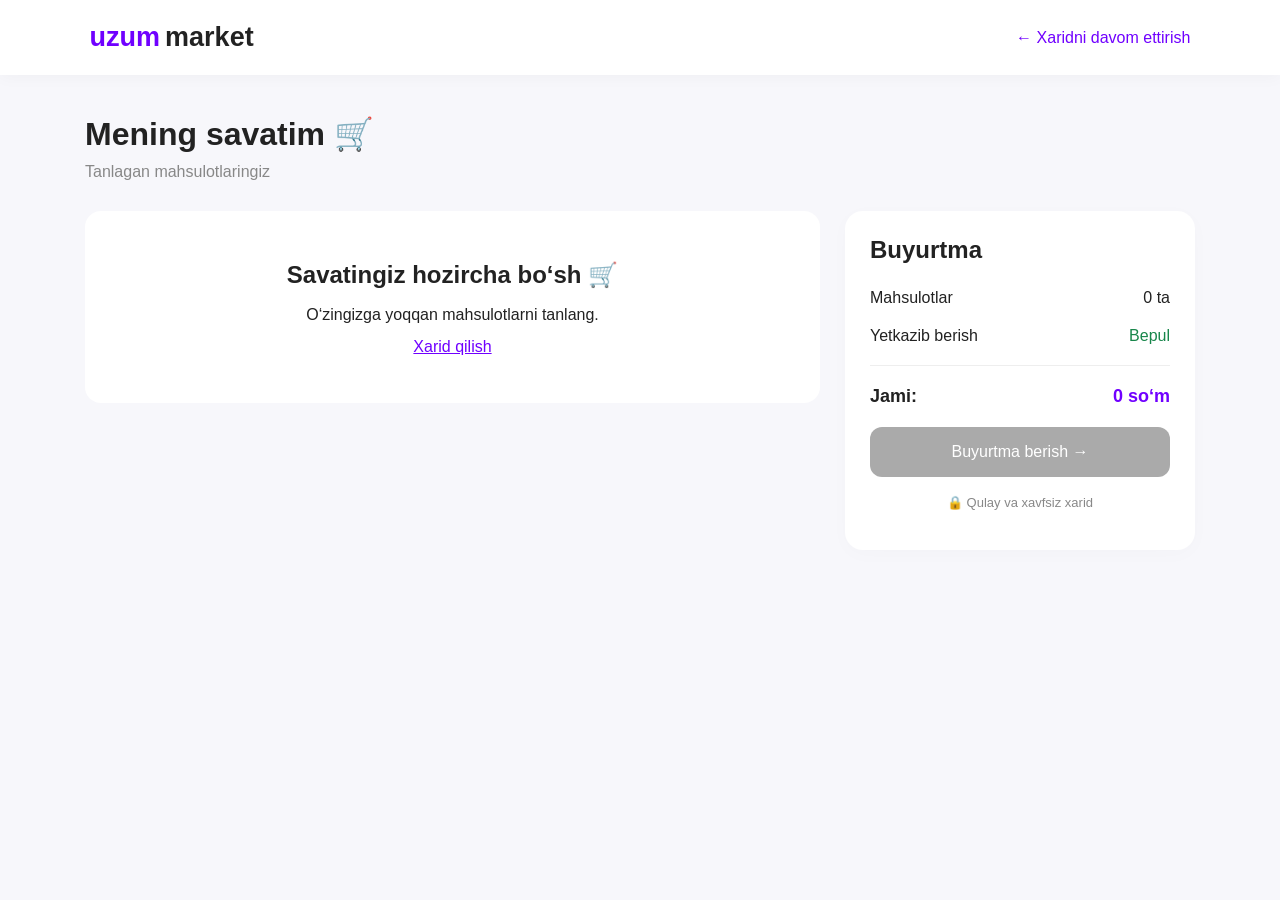
<file: cart.html>
<!DOCTYPE html>
<html lang="uz">
<head>
    <meta charset="UTF-8">
    <meta name="viewport" content="width=device-width, initial-scale=1.0">
    <title>Savat | Uzum Market</title>
    <link rel="stylesheet" href="cart.css">
    <script src="cart.js" defer></script>
</head>
<body>

    <header class="header">
        <a href="index.html" class="logo">uzum<span>market</span></a>
        <a href="index.html" class="back">← Xaridni davom ettirish</a>
    </header>

    <main class="container">
        <h1>Mening savatim 🛒</h1>
        <p class="subtitle">Tanlagan mahsulotlaringiz</p>

        <div class="layout">
            <section class="cart-items" id="cartItems"></section>

            <aside class="summary">
                <h2>Buyurtma</h2>

                <div class="summary-row">
                    <span>Mahsulotlar</span>
                    <span id="itemsCount">0 ta</span>
                </div>

                <div class="summary-row">
                    <span>Yetkazib berish</span>
                    <span class="free">Bepul</span>
                </div>

                <hr>

                <div class="total-row">
                    <span>Jami:</span>
                    <span id="totalPrice">0 so‘m</span>
                </div>

                <button id="checkoutBtn" class="checkout">
                    Buyurtma berish →
                </button>

                <p class="safe">🔒 Qulay va xavfsiz xarid</p>
                <p id="checkoutMessage"></p>
            </aside>
        </div>
    </main>

</body>
</html>
</file>
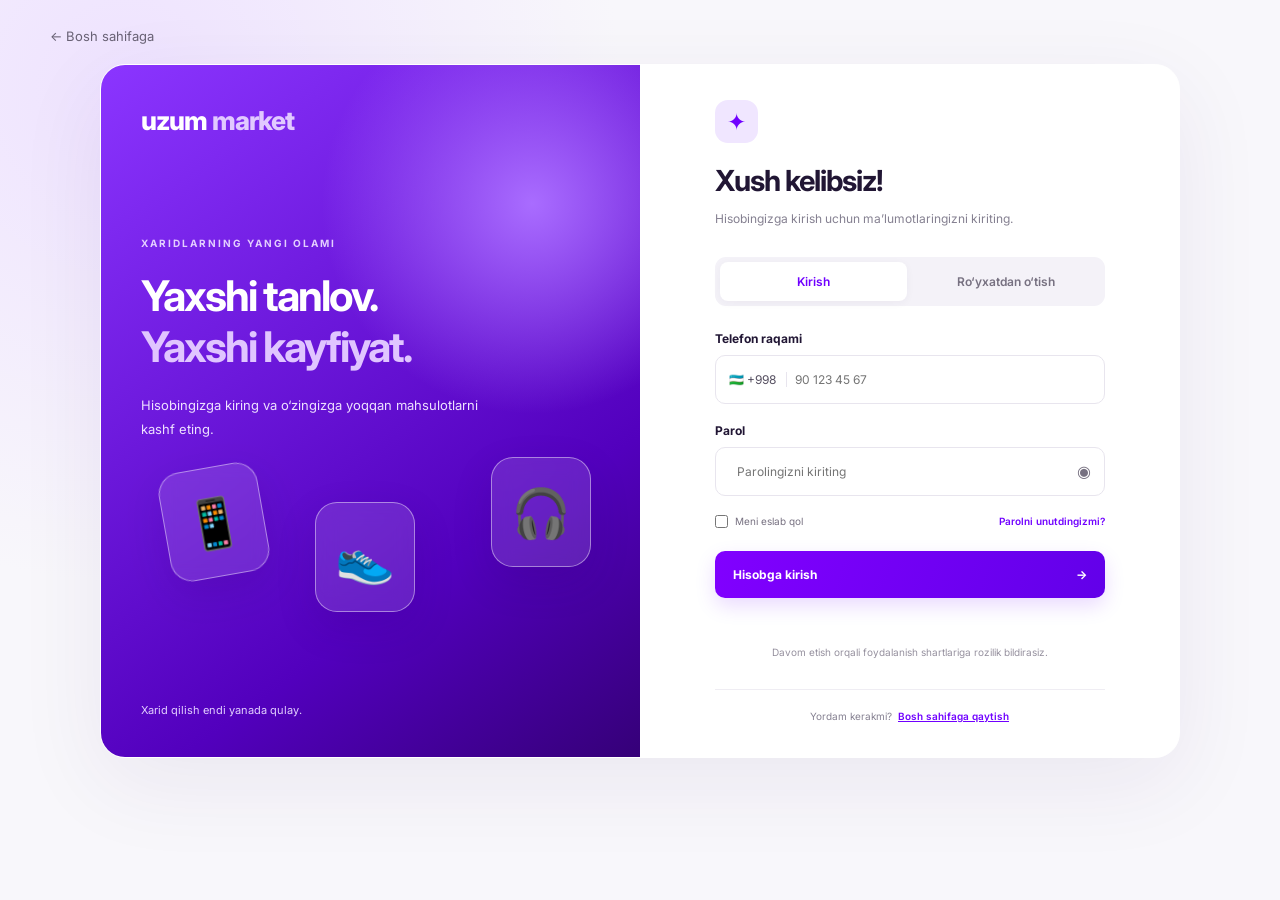
<file: login.html>
<!DOCTYPE html>
<html lang="uz">
<head>
    <meta charset="UTF-8">
    <meta name="viewport" content="width=device-width, initial-scale=1.0">

    <title>Uzum Market | Kirish</title>

    <link rel="stylesheet" href="login.css">
</head>
<body>

    <a href="index.html" class="back-home">← Bosh sahifaga</a>

    <main class="auth-container">

        <section class="auth-visual">
            <a href="index.html" class="logo">
                uzum<span>market</span>
            </a>

            <div class="visual-content">
                <span class="small-label">XARIDLARNING YANGI OLAMI</span>

                <h1>
                    Yaxshi tanlov.
                    <span>Yaxshi kayfiyat.</span>
                </h1>

                <p>
                    Hisobingizga kiring va o‘zingizga
                    yoqqan mahsulotlarni kashf eting.
                </p>

                <div class="floating-items">
                    <div class="float-card card-one">📱</div>
                    <div class="float-card card-two">👟</div>
                    <div class="float-card card-three">🎧</div>
                </div>
            </div>

            <p class="visual-footer">
                Xarid qilish endi yanada qulay.
            </p>
        </section>

        <section class="auth-form-section">
            <div class="auth-card">

                <div class="mobile-logo">
                    uzum<span>market</span>
                </div>

                <div class="form-heading">
                    <span class="form-icon">✦</span>
                    <h2 id="formTitle">Xush kelibsiz!</h2>
                    <p id="formDescription">
                        Hisobingizga kirish uchun ma’lumotlaringizni kiriting.
                    </p>
                </div>

                <div class="form-tabs">
                    <button type="button" class="tab active" id="loginTab">
                        Kirish
                    </button>

                    <button type="button" class="tab" id="registerTab">
                        Ro‘yxatdan o‘tish
                    </button>
                </div>

                <form id="authForm">

                    <div class="field" id="nameField" hidden>
                        <label for="fullName">Ismingiz</label>
                        <input
                            type="text"
                            id="fullName"
                            placeholder="Ism va familiyangiz"
                            autocomplete="name"
                        >
                    </div>

                    <div class="field">
                        <label for="phone">Telefon raqami</label>

                        <div class="phone-input">
                            <span>🇺🇿 +998</span>
                            <input
                                type="tel"
                                id="phone"
                                placeholder="90 123 45 67"
                                inputmode="numeric"
                                maxlength="12"
                                autocomplete="tel-national"
                                required
                            >
                        </div>
                    </div>

                    <div class="field">
                        <label for="password">Parol</label>

                        <div class="password-input">
                            <input
                                type="password"
                                id="password"
                                placeholder="Parolingizni kiriting"
                                minlength="8"
                                autocomplete="current-password"
                                required
                            >

                            <button
                                type="button"
                                id="togglePassword"
                                aria-label="Parolni ko‘rsatish"
                            >◉</button>
                        </div>
                    </div>

                    <div class="form-options">
                        <label class="remember">
                            <input type="checkbox" id="remember">
                            <span>Meni eslab qol</span>
                        </label>

                        <button type="button" id="forgotPassword">
                            Parolni unutdingizmi?
                        </button>
                    </div>

                    <button type="submit" class="submit-btn" id="submitBtn">
                        Hisobga kirish <span>→</span>
                    </button>

                    <p class="form-message" id="formMessage" role="status"></p>

                    <p class="terms">
                        Davom etish orqali foydalanish shartlariga
                        rozilik bildirasiz.
                    </p>

                </form>

                <div class="form-bottom">
                    <span>Yordam kerakmi?</span>
                    <a href="index.html">Bosh sahifaga qaytish</a>
                </div>

            </div>
        </section>

    </main>

    <script src="login.js"></script>
</body>
</html>
</file>
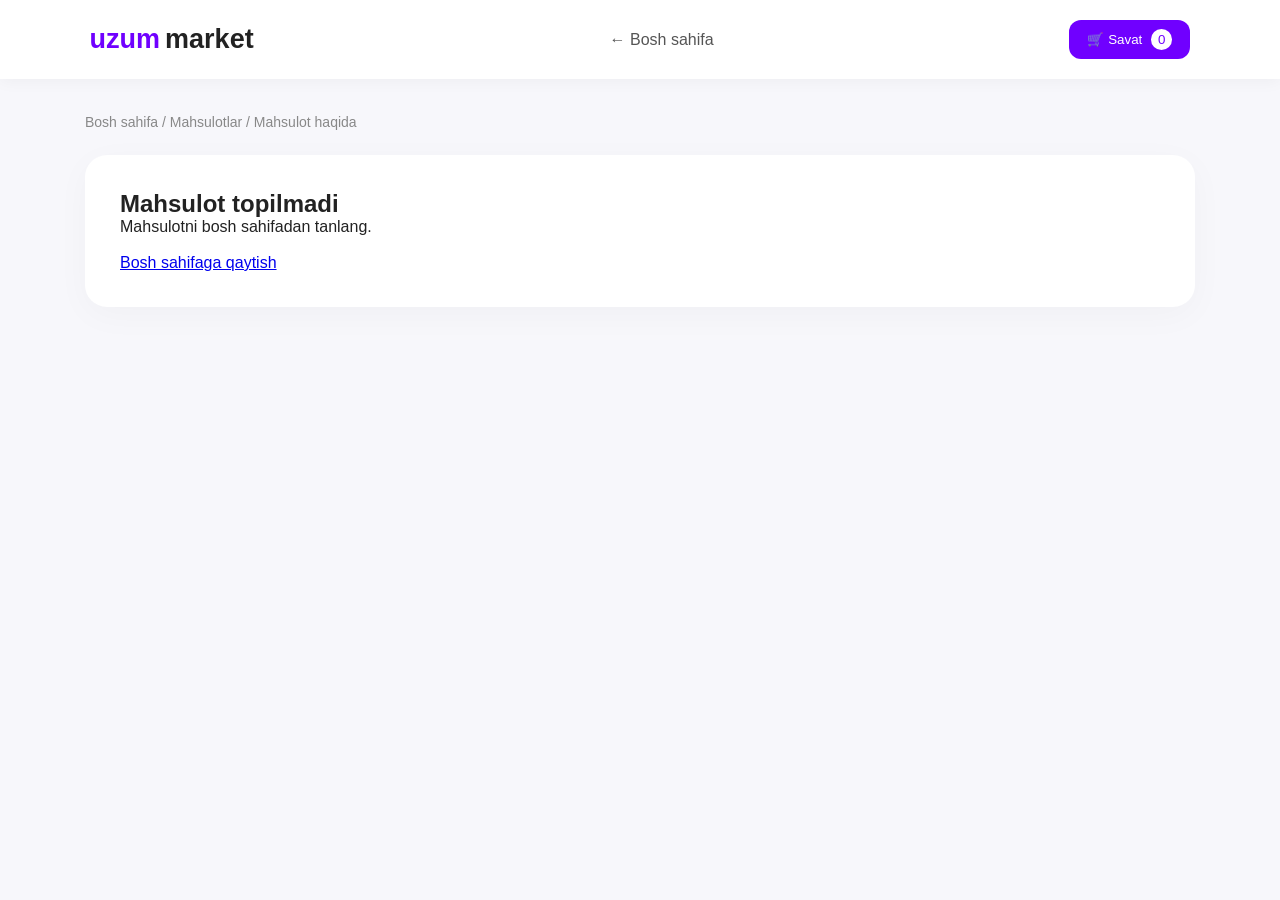
<file: product.html>
<!DOCTYPE html>
<html lang="uz">
<head>
    <meta charset="UTF-8">
    <meta name="viewport" content="width=device-width, initial-scale=1.0">
    <title>Mahsulot | Uzum Market</title>
    <link rel="stylesheet" href="product.css">
    <script src="product.js" defer></script>
</head>
<body>

    <header class="header">
        <a href="index.html" class="logo">uzum<span>market</span></a>

        <a href="index.html" class="back-btn">
            ← Bosh sahifa
        </a>

        <button class="cart-btn" id="cartBtn">
            🛒 Savat <span id="cartCount">0</span>
        </button>
    </header>

    <main class="container">
        <p class="breadcrumb">
            Bosh sahifa / Mahsulotlar / Mahsulot haqida
        </p>

        <section class="product">
            <div class="product-image">
                <img id="productImage" src="" alt="Mahsulot rasmi">
                <span class="discount">Ajoyib taklif</span>
            </div>

            <div class="product-info">
                <p class="category" id="productCategory"></p>

                <h1 id="productName">Mahsulot nomi</h1>

                <p class="rating">⭐ 4.9 <span>• Xaridorlar tanlovi</span></p>

                <p class="description">
                    Sifatli va zamonaviy mahsulot.
                    Kundalik foydalanish uchun ajoyib tanlov.
                </p>

                <div class="price-box">
                    <h2 id="productPrice">0 so‘m</h2>
                    <p>Qulay xarid va tezkor buyurtma</p>
                </div>

                <div class="quantity">
                    <label for="quantity">Mahsulot soni:</label>
                    <input type="number" id="quantity"
                           min="1" max="99" value="1">
                </div>

                <button class="add-btn" id="addToCart">
                    🛒 Savatga qo‘shish
                </button>

                <p class="message" id="message"></p>

                <div class="features">
                    <p>🚚 Tezkor yetkazib berish</p>
                    <p>🔒 Xavfsiz xarid</p>
                    <p>💜 Qulay onlayn savdo</p>
                </div>
            </div>
        </section>
    </main>

    <div class="toast" id="toast"></div>

</body>
</html>
</file>
<file: cart.css>
* {
    margin: 0;
    padding: 0;
    box-sizing: border-box;
}

body {
    font-family: Arial, sans-serif;
    background: #f7f7fb;
    color: #222;
}

.header {
    background: white;
    padding: 22px 7%;
    display: flex;
    justify-content: space-between;
    align-items: center;
    box-shadow: 0 3px 15px #00000008;
}

.logo {
    text-decoration: none;
    font-size: 27px;
    font-weight: bold;
    color: #7000ff;
}

.logo span {
    color: #222;
    margin-left: 5px;
}

.back {
    text-decoration: none;
    color: #7000ff;
}

.container {
    max-width: 1150px;
    margin: 40px auto;
    padding: 0 20px;
}

h1 {
    font-size: 32px;
    margin-bottom: 10px;
}

.subtitle {
    color: #888;
    margin-bottom: 30px;
}

.layout {
    display: grid;
    grid-template-columns: 1fr 350px;
    gap: 25px;
    align-items: start;
}

.cart-items {
    display: grid;
    gap: 15px;
}

.cart-card {
    background: white;
    padding: 20px;
    border-radius: 16px;
    display: flex;
    align-items: center;
    gap: 20px;
    box-shadow: 0 4px 20px #00000005;
}

.cart-card img {
    width: 110px;
    height: 110px;
    object-fit: contain;
    background: #f7f5fc;
    border-radius: 12px;
}

.item-info {
    flex: 1;
}

.item-info h3 {
    margin-bottom: 10px;
}

.item-price {
    color: #7000ff;
    font-weight: bold;
    margin-bottom: 15px;
}

.quantity {
    display: flex;
    align-items: center;
    gap: 12px;
}

.quantity button {
    width: 30px;
    height: 30px;
    border: 1px solid #ddd;
    background: white;
    border-radius: 8px;
    cursor: pointer;
    font-size: 18px;
}

.quantity button:hover {
    background: #f0e6ff;
}

.remove {
    border: none;
    background: #fff0f0;
    color: #d22;
    padding: 10px;
    border-radius: 8px;
    cursor: pointer;
}

.summary {
    background: white;
    padding: 25px;
    border-radius: 18px;
    box-shadow: 0 4px 20px #00000005;
}

.summary h2 {
    margin-bottom: 25px;
}

.summary-row,
.total-row {
    display: flex;
    justify-content: space-between;
    gap: 10px;
    margin-bottom: 20px;
}

.free {
    color: #18864b;
}

hr {
    border: none;
    border-top: 1px solid #eee;
    margin: 20px 0;
}

.total-row {
    font-size: 18px;
    font-weight: bold;
}

#totalPrice {
    color: #7000ff;
    text-align: right;
}

.checkout {
    width: 100%;
    border: none;
    background: #7000ff;
    color: white;
    padding: 16px;
    border-radius: 12px;
    font-size: 16px;
    cursor: pointer;
    transition: 0.3s;
}

.checkout:hover {
    background: #5300c9;
}

.checkout:disabled {
    background: #aaa;
    cursor: not-allowed;
}

.safe {
    color: #888;
    font-size: 13px;
    text-align: center;
    margin-top: 18px;
}

#checkoutMessage {
    margin-top: 15px;
    color: #7000ff;
    line-height: 1.5;
}

.empty {
    background: white;
    padding: 40px 20px;
    border-radius: 16px;
    text-align: center;
    line-height: 2;
}

.empty a {
    color: #7000ff;
}

@media (max-width: 800px) {
    .layout {
        grid-template-columns: 1fr;
    }

    .cart-card {
        flex-wrap: wrap;
    }

    .cart-card img {
        width: 85px;
        height: 85px;
    }

    .header {
        padding: 18px;
        gap: 15px;
        flex-wrap: wrap;
    }

    h1 {
        font-size: 26px;
    }
}
</file>
<file: login.css>
@import url('https://fonts.googleapis.com/css2?family=Inter:wght@400;500;600;700;800&display=swap');

* {
    margin: 0;
    padding: 0;
    box-sizing: border-box;
}

:root {
    --purple: #7000ff;
    --dark: #211634;
    --muted: #858091;
    --border: #e8e5ee;
}

body {
    min-height: 100vh;
    padding: 25px;
    font-family: 'Inter', Arial, sans-serif;
    color: var(--dark);
    background:
        radial-gradient(circle at 10% 10%, #eee2ff, transparent 35%),
        #f8f7fb;
}

button,
input {
    font: inherit;
}

button {
    cursor: pointer;
}

.back-home {
    display: inline-block;
    margin: 0 0 20px 2%;
    color: #686174;
    text-decoration: none;
    font-size: 13px;
    transition: 0.2s;
}

.back-home:hover {
    color: var(--purple);
}

.auth-container {
    display: grid;
    grid-template-columns: 1fr 1fr;
    width: min(1080px, 100%);
    min-height: 660px;
    margin: 0 auto;
    overflow: hidden;
    border: 1px solid #ffffff;
    border-radius: 25px;
    background: white;
    box-shadow: 0 25px 90px #39205d12;
}

/* CHAP TOMON */

.auth-visual {
    position: relative;
    display: flex;
    flex-direction: column;
    justify-content: space-between;
    padding: 40px;
    overflow: hidden;
    color: white;
    background:
        radial-gradient(circle at 80% 20%, #a96cff 0, transparent 30%),
        linear-gradient(145deg, #8b35ff, #5200bd 70%, #350078);
}

.logo,
.mobile-logo {
    font-size: 26px;
    font-weight: 800;
    letter-spacing: -1px;
    text-decoration: none;
}

.logo {
    color: white;
}

.logo span,
.mobile-logo span {
    margin-left: 5px;
    color: #e1c9ff;
}

.visual-content {
    position: relative;
    z-index: 1;
    margin-top: 40px;
}

.small-label {
    color: #e3ceff;
    font-size: 10px;
    font-weight: 700;
    letter-spacing: 2px;
}

.visual-content h1 {
    margin-top: 20px;
    font-size: clamp(32px, 3.3vw, 46px);
    line-height: 1.2;
    letter-spacing: -2px;
}

.visual-content h1 span {
    display: block;
    color: #e0c5ff;
}

.visual-content > p {
    max-width: 350px;
    margin-top: 20px;
    color: #eee1ff;
    font-size: 13px;
    line-height: 1.9;
}

.floating-items {
    position: relative;
    height: 190px;
    margin-top: 15px;
}

.float-card {
    position: absolute;
    display: grid;
    width: 100px;
    height: 110px;
    place-items: center;
    border: 1px solid #ffffff70;
    border-radius: 22px;
    background: #ffffff20;
    box-shadow: 0 15px 40px #29005b20;
    backdrop-filter: blur(10px);
    font-size: 48px;
    animation: float 4s ease-in-out infinite;
}

.card-one {
    top: 10px;
    left: 5%;
    transform: rotate(-10deg);
}

.card-two {
    top: 45px;
    left: 38%;
    animation-delay: -1.3s;
}

.card-three {
    top: 0;
    right: 2%;
    animation-delay: -2.4s;
}

@keyframes float {
    0%, 100% {
        translate: 0 0;
    }

    50% {
        translate: 0 -12px;
    }
}

.visual-footer {
    color: #e3d0ff;
    font-size: 11px;
}

/* O‘NG TOMON */

.auth-form-section {
    display: grid;
    place-items: center;
    padding: 35px;
}

.auth-card {
    width: 100%;
    max-width: 390px;
}

.mobile-logo {
    display: none;
    margin-bottom: 35px;
    color: var(--dark);
}

.mobile-logo span {
    color: var(--purple);
}

.form-heading {
    margin-bottom: 27px;
}

.form-icon {
    display: grid;
    width: 43px;
    height: 43px;
    margin-bottom: 20px;
    place-items: center;
    border-radius: 13px;
    background: #f0e6ff;
    color: var(--purple);
    font-size: 23px;
}

.form-heading h2 {
    font-size: 29px;
    letter-spacing: -1px;
}

.form-heading p {
    margin-top: 10px;
    color: var(--muted);
    font-size: 12px;
    line-height: 1.8;
}

.form-tabs {
    display: grid;
    grid-template-columns: 1fr 1fr;
    gap: 5px;
    padding: 5px;
    margin-bottom: 25px;
    border-radius: 11px;
    background: #f4f2f8;
}

.tab {
    padding: 12px 5px;
    border: none;
    border-radius: 8px;
    background: transparent;
    color: #777181;
    font-size: 12px;
    font-weight: 600;
    transition: 0.2s;
}

.tab.active {
    background: white;
    color: var(--purple);
    box-shadow: 0 2px 8px #25113c0b;
}

.field {
    margin-bottom: 19px;
}

.field[hidden] {
    display: none;
}

.field > label {
    display: block;
    margin-bottom: 9px;
    font-size: 12px;
    font-weight: 700;
}

.phone-input,
.password-input {
    display: flex;
    align-items: center;
    min-height: 49px;
    padding: 0 13px;
    border: 1px solid var(--border);
    border-radius: 10px;
    transition: 0.2s;
}

.phone-input:focus-within,
.password-input:focus-within {
    border-color: var(--purple);
    box-shadow: 0 0 0 3px #7000ff0e;
}

.phone-input > span {
    padding-right: 10px;
    border-right: 1px solid var(--border);
    color: #575162;
    font-size: 12px;
    white-space: nowrap;
}

.phone-input input,
.password-input input {
    width: 100%;
    min-width: 0;
    padding: 13px 8px;
    border: none;
    outline: none;
    background: transparent;
    font-size: 12px;
}

.password-input button {
    border: none;
    background: transparent;
    color: #777181;
}

.form-options {
    display: flex;
    flex-wrap: wrap;
    align-items: center;
    justify-content: space-between;
    gap: 10px;
    margin: 5px 0 23px;
}

.remember {
    display: flex;
    align-items: center;
    gap: 7px;
    color: #777181;
    font-size: 10px;
}

.remember input {
    accent-color: var(--purple);
}

#forgotPassword {
    border: none;
    background: transparent;
    color: var(--purple);
    font-size: 10px;
    font-weight: 600;
}

.submit-btn {
    display: flex;
    width: 100%;
    align-items: center;
    justify-content: space-between;
    padding: 16px 18px;
    border: none;
    border-radius: 10px;
    background: linear-gradient(110deg, #8100ff, #6200e9);
    color: white;
    font-size: 12px;
    font-weight: 700;
    box-shadow: 0 8px 20px #7000ff25;
    transition: 0.25s;
}

.submit-btn:hover {
    transform: translateY(-2px);
    box-shadow: 0 12px 25px #7000ff35;
}

.submit-btn:disabled {
    cursor: not-allowed;
    opacity: 0.65;
}

.form-message {
    min-height: 18px;
    margin-top: 12px;
    font-size: 11px;
    line-height: 1.6;
}

.form-message.error {
    color: #d12e4e;
}

.form-message.success {
    color: #18834b;
}

.terms {
    margin-top: 15px;
    color: #96919f;
    font-size: 10px;
    line-height: 1.8;
    text-align: center;
}

.form-bottom {
    display: flex;
    flex-wrap: wrap;
    justify-content: center;
    gap: 6px;
    margin-top: 28px;
    padding-top: 20px;
    border-top: 1px solid #efedf3;
    font-size: 10px;
}

.form-bottom span {
    color: var(--muted);
}

.form-bottom a {
    color: var(--purple);
    font-weight: 600;
}

@media (max-width: 800px) {
    body {
        padding: 15px;
    }

    .auth-container {
        grid-template-columns: 1fr;
        min-height: auto;
    }

    .auth-visual {
        min-height: 300px;
        padding: 28px;
    }

    .visual-content {
        margin-top: 45px;
    }

    .visual-content h1 {
        font-size: 35px;
    }

    .floating-items {
        position: absolute;
        top: 65px;
        right: 20px;
        width: 120px;
        height: 140px;
        opacity: 0.6;
    }

    .float-card {
        width: 65px;
        height: 75px;
        font-size: 32px;
    }

    .card-two {
        left: 30%;
        top: 45px;
    }

    .auth-form-section {
        padding: 35px 25px;
    }
}

@media (max-width: 420px) {
    body {
        padding: 10px;
    }

    .auth-visual {
        min-height: 265px;
        padding: 23px;
    }

    .visual-content h1 {
        font-size: 30px;
    }

    .visual-content > p {
        max-width: 250px;
    }

    .floating-items {
        right: 5px;
        opacity: 0.35;
    }

    .auth-form-section {
        padding: 28px 18px;
    }

    .form-heading h2 {
        font-size: 25px;
    }

    .form-options {
        align-items: flex-start;
    }
}

@media (prefers-reduced-motion: reduce) {
    *, *::before, *::after {
        animation: none !important;
        transition: none !important;
    }
}
</file>
<file: product.css>
* {
    margin: 0;
    padding: 0;
    box-sizing: border-box;
}

body {
    font-family: Arial, sans-serif;
    background: #f7f7fb;
    color: #222;
}

.header {
    display: flex;
    justify-content: space-between;
    align-items: center;
    padding: 20px 7%;
    background: white;
    box-shadow: 0 3px 15px #0000000a;
}

.logo {
    text-decoration: none;
    font-size: 27px;
    font-weight: bold;
    color: #7000ff;
}

.logo span {
    color: #222;
    margin-left: 5px;
}

.back-btn {
    text-decoration: none;
    color: #555;
}

.cart-btn {
    border: none;
    background: #7000ff;
    color: white;
    padding: 12px 18px;
    border-radius: 12px;
    cursor: pointer;
}

#cartCount {
    background: white;
    color: #7000ff;
    border-radius: 50%;
    padding: 3px 7px;
    margin-left: 5px;
}

.container {
    max-width: 1150px;
    margin: 35px auto;
    padding: 0 20px;
}

.breadcrumb {
    color: #888;
    margin-bottom: 25px;
    font-size: 14px;
}

.product {
    display: grid;
    grid-template-columns: 1fr 1fr;
    gap: 45px;
    background: white;
    padding: 35px;
    border-radius: 22px;
    box-shadow: 0 8px 35px #00000008;
}

.product-image {
    position: relative;
    background: #f5f3fa;
    border-radius: 18px;
    min-height: 400px;
    display: flex;
    align-items: center;
    justify-content: center;
    padding: 25px;
}

.product-image img {
    width: 100%;
    max-height: 400px;
    object-fit: contain;
    border-radius: 12px;
}

.discount {
    position: absolute;
    top: 18px;
    left: 18px;
    background: #7000ff;
    color: white;
    padding: 9px 14px;
    border-radius: 20px;
    font-size: 12px;
}

.product-info {
    padding: 10px 0;
}

.category {
    color: #7000ff;
    margin-bottom: 12px;
    font-size: 14px;
}

.product-info h1 {
    font-size: 32px;
    line-height: 1.3;
    margin-bottom: 18px;
}

.rating {
    color: #ed9b00;
    margin-bottom: 22px;
}

.rating span {
    color: #777;
    font-size: 13px;
}

.description {
    color: #666;
    line-height: 1.8;
    margin-bottom: 25px;
}

.price-box {
    background: #f8f5ff;
    padding: 20px;
    border-radius: 15px;
    margin-bottom: 25px;
}

.price-box h2 {
    color: #7000ff;
    font-size: 28px;
    margin-bottom: 8px;
}

.price-box p {
    color: #777;
    font-size: 13px;
}

.quantity {
    display: flex;
    align-items: center;
    gap: 15px;
    margin-bottom: 20px;
}

.quantity input {
    width: 75px;
    padding: 10px;
    border: 1px solid #ddd;
    border-radius: 9px;
    font-size: 16px;
}

.add-btn {
    width: 100%;
    padding: 16px;
    background: #7000ff;
    color: white;
    border: none;
    border-radius: 13px;
    font-size: 16px;
    font-weight: bold;
    cursor: pointer;
    transition: 0.3s;
}

.add-btn:hover {
    background: #5300c9;
    transform: translateY(-2px);
}

.features {
    margin-top: 25px;
    display: grid;
    gap: 15px;
    color: #555;
    font-size: 14px;
}

.message {
    margin-top: 12px;
    color: #238636;
    font-size: 14px;
}

.toast {
    position: fixed;
    bottom: 25px;
    right: 25px;
    background: #222;
    color: white;
    padding: 15px 22px;
    border-radius: 12px;
    opacity: 0;
    transform: translateY(15px);
    transition: 0.3s;
    pointer-events: none;
}

.toast.show {
    opacity: 1;
    transform: translateY(0);
}

@media (max-width: 750px) {
    .header {
        padding: 18px;
        flex-wrap: wrap;
        gap: 15px;
    }

    .logo {
        font-size: 22px;
    }

    .product {
        grid-template-columns: 1fr;
        padding: 20px;
        gap: 25px;
    }

    .product-image {
        min-height: 280px;
    }

    .product-info h1 {
        font-size: 25px;
    }
}
</file>
